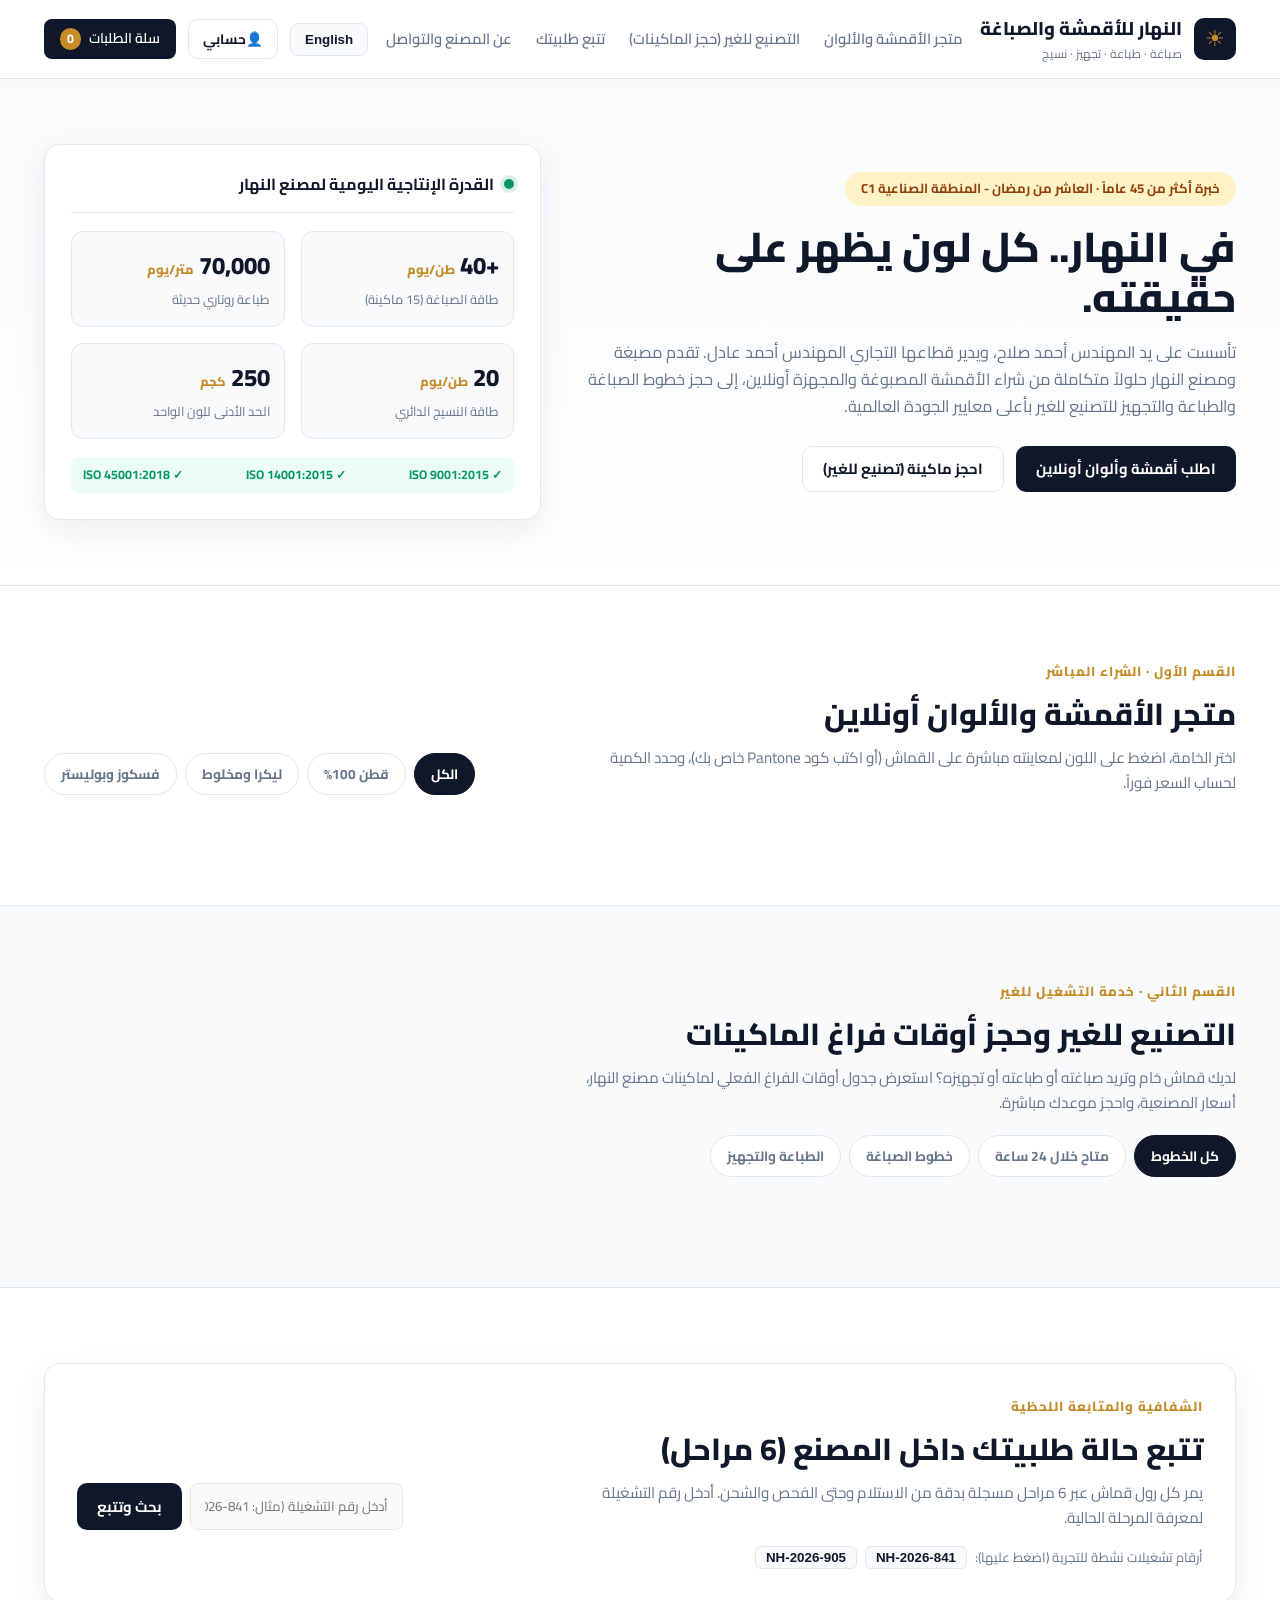
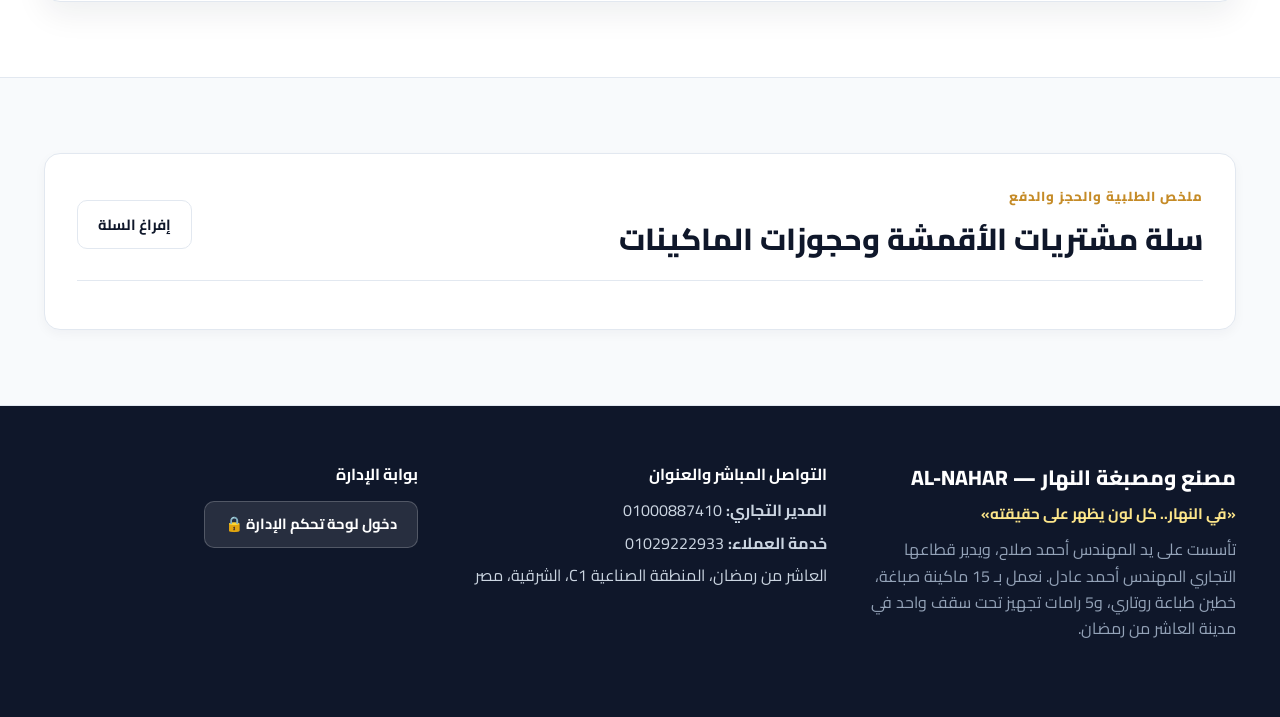
<file: index.html>
<!DOCTYPE html>
<html lang="ar" dir="rtl" id="htmlTag">
<head>
  <meta charset="UTF-8">
  <meta name="viewport" content="width=device-width, initial-scale=1.0">
  <title>مصنع ومصبغة النهار | صباغة وطباعة وتجهيز الأقمشة</title>
  <link href="https://fonts.googleapis.com/css2?family=Cairo:wght@400;500;600;700;800&family=Plus+Jakarta+Sans:wght@400;500;600;700&display=swap" rel="stylesheet">
  <link rel="stylesheet" href="style.css">
</head>
<body>

  <!-- 1. القائمة العلوية (Navbar) -->
  <header class="navbar">
    <div class="container nav-container">
      <a href="#top" class="brand">
        <div class="brand-mark">☀</div>
        <div>
          <span class="brand-name" data-ar="النهار للأقمشة والصباغة" data-en="AL-NAHAR TEXTILES">النهار للأقمشة والصباغة</span>
          <span class="brand-sub" data-ar="صباغة · طباعة · تجهيز · نسيج" data-en="Dyeing · Printing · Finishing · Knitting">صباغة · طباعة · تجهيز · نسيج</span>
        </div>
      </a>

      <nav class="nav-links" id="navLinks">
        <a href="#shop" data-ar="متجر الأقمشة والألوان" data-en="Fabric & Color Store">متجر الأقمشة والألوان</a>
        <a href="#machines" data-ar="التصنيع للغير (حجز الماكينات)" data-en="Toll Mfg & Machine Slots">التصنيع للغير (حجز الماكينات)</a>
        <a href="#tracker" data-ar="تتبع طلبيتك" data-en="Track Batch">تتبع طلبيتك</a>
        <a href="#quality" data-ar="عن المصنع والتواصل" data-en="About & Contact">عن المصنع والتواصل</a>
      </nav>

      <div class="nav-actions">
        <button class="btn-lang" id="langToggle" onclick="toggleLanguage()">English</button>
        <a href="account.html" class="btn btn-secondary" style="padding: 8px 14px; font-size:0.85rem; text-decoration:none;">
          👤 <span id="authBtnText" data-ar="حسابي" data-en="My Account">حسابي</span>
        </a>
        <a href="#cartSection" class="btn-cart">
          <span data-ar="سلة الطلبات" data-en="Order Cart">سلة الطلبات</span>
          <span class="cart-badge" id="cartCount">0</span>
        </a>
        <button class="menu-toggle" onclick="toggleMobileMenu()">☰</button>
      </div>
    </div>
  </header>

  <!-- 2. الواجهة الرئيسية (Hero Section) -->
  <section class="hero" id="top">
    <div class="container hero-grid">
      <div class="hero-text">
        <div class="pill-badge" data-ar="خبرة أكثر من 45 عاماً · العاشر من رمضان - المنطقة الصناعية C1" data-en="45+ Years of Excellence · 10th of Ramadan - Zone C1">
          خبرة أكثر من 45 عاماً · العاشر من رمضان - المنطقة الصناعية C1
        </div>
        <h1 class="hero-title" data-ar="في النهار.. كل لون يظهر على حقيقته." data-en="In Al-Nahar, Every Shade Shows Its True Color.">
          في النهار.. كل لون يظهر على حقيقته.
        </h1>
        <p class="hero-desc"
           data-ar="تأسست على يد المهندس أحمد صلاح، ويدير قطاعها التجاري المهندس أحمد عادل. تقدم مصبغة ومصنع النهار حلولاً متكاملة من شراء الأقمشة المصبوغة والمجهزة أونلاين، إلى حجز خطوط الصباغة والطباعة والتجهيز للتصنيع للغير بأعلى معايير الجودة العالمية."
           data-en="Founded by Eng. Ahmed Salah, with commercial operations led by Eng. Ahmed Adel, Al-Nahar provides end-to-end textile solutions: order finished fabrics online or book live machine capacity for toll dyeing, rotary printing, and finishing.">
          تأسست على يد المهندس أحمد صلاح، ويدير قطاعها التجاري المهندس أحمد عادل. تقدم مصبغة ومصنع النهار حلولاً متكاملة من شراء الأقمشة المصبوغة والمجهزة أونلاين، إلى حجز خطوط الصباغة والطباعة والتجهيز للتصنيع للغير بأعلى معايير الجودة العالمية.
        </p>

        <div class="hero-btns">
          <a href="#shop" class="btn btn-primary" data-ar="اطلب أقمشة وألوان أونلاين" data-en="Buy Fabrics & Shades Online">اطلب أقمشة وألوان أونلاين</a>
          <a href="#machines" class="btn btn-secondary" data-ar="احجز ماكينة (تصنيع للغير)" data-en="Book Machine Slot (Toll Mfg)">احجز ماكينة (تصنيع للغير)</a>
        </div>
      </div>

      <!-- بطاقة إحصائيات المصنع -->
      <div class="hero-stats-card">
        <div class="stats-card-header">
          <span class="live-dot"></span>
          <strong data-ar="القدرة الإنتاجية اليومية لمصنع النهار" data-en="Al-Nahar Daily Mill Capacity">القدرة الإنتاجية اليومية لمصنع النهار</strong>
        </div>
        <div class="stats-grid-clean">
          <div class="stat-item">
            <span class="stat-val">+40 <small data-ar="طن/يوم" data-en="t/day">طن/يوم</small></span>
            <span class="stat-lbl" data-ar="طاقة الصباغة (15 ماكينة)" data-en="Dyeing Capacity (15 Machines)">طاقة الصباغة (15 ماكينة)</span>
          </div>
          <div class="stat-item">
            <span class="stat-val">70,000 <small data-ar="متر/يوم" data-en="m/day">متر/يوم</small></span>
            <span class="stat-lbl" data-ar="طباعة روتاري حديثة" data-en="Rotary Screen Printing">طباعة روتاري حديثة</span>
          </div>
          <div class="stat-item">
            <span class="stat-val">20 <small data-ar="طن/يوم" data-en="t/day">طن/يوم</small></span>
            <span class="stat-lbl" data-ar="طاقة النسيج الدائري" data-en="Circular Knitting Floor">طاقة النسيج الدائري</span>
          </div>
          <div class="stat-item">
            <span class="stat-val">250 <small data-ar="كجم" data-en="kg">كجم</small></span>
            <span class="stat-lbl" data-ar="الحد الأدنى للون الواحد" data-en="Minimum Order per Shade">الحد الأدنى للون الواحد</span>
          </div>
        </div>
        <div class="iso-strip">
          <span>✓ ISO 9001:2015</span>
          <span>✓ ISO 14001:2015</span>
          <span>✓ ISO 45001:2018</span>
        </div>
      </div>
    </div>
  </section>

  <!-- 3. متجر شراء الأقمشة والألوان أونلاين -->
  <section class="section" id="shop">
    <div class="container">
      <div class="section-top">
        <div>
          <span class="eyebrow" data-ar="القسم الأول · الشراء المباشر" data-en="SECTION 01 · DIRECT B2B STORE">القسم الأول · الشراء المباشر</span>
          <h2 class="section-title" data-ar="متجر الأقمشة والألوان أونلاين" data-en="Order Finished Fabrics & Colors Online">متجر الأقمشة والألوان أونلاين</h2>
          <p class="section-sub" data-ar="اختر الخامة، اضغط على اللون لمعاينته مباشرة على القماش (أو اكتب كود Pantone خاص بك)، وحدد الكمية لحساب السعر فوراً." data-en="Select your fabric, click any swatch to preview the shade live (or enter a custom Pantone), and calculate bulk pricing.">
            اختر الخامة، اضغط على اللون لمعاينته مباشرة على القماش (أو اكتب كود Pantone خاص بك)، وحدد الكمية لحساب السعر فوراً.
          </p>
        </div>

        <div class="filter-pills" id="fabricFilters">
          <button class="pill active" onclick="filterFabrics('all', this)" data-ar="الكل" data-en="All">الكل</button>
          <button class="pill" onclick="filterFabrics('cotton', this)" data-ar="قطن 100%" data-en="100% Cotton">قطن 100%</button>
          <button class="pill" onclick="filterFabrics('blends', this)" data-ar="ليكرا ومخلوط" data-en="Lycra & Blends">ليكرا ومخلوط</button>
          <button class="pill" onclick="filterFabrics('polyester', this)" data-ar="فسكوز وبوليستر" data-en="Viscose & Polyester">فسكوز وبوليستر</button>
        </div>
      </div>

      <div class="cards-grid" id="fabricsContainer"></div>
    </div>
  </section>

  <!-- 4. قسم التصنيع للغير وحجز أوقات فراغ الماكينات -->
  <section class="section section-gray" id="machines">
    <div class="container">
      <div class="section-top">
        <div>
          <span class="eyebrow" data-ar="القسم الثاني · خدمة التشغيل للغير" data-en="SECTION 02 · TOLL MANUFACTURING">القسم الثاني · خدمة التشغيل للغير</span>
          <h2 class="section-title" data-ar="التصنيع للغير وحجز أوقات فراغ الماكينات" data-en="Machine Idle Slots & Toll Manufacturing">التصنيع للغير وحجز أوقات فراغ الماكينات</h2>
          <p class="section-sub" data-ar="لديك قماش خام وتريد صباغته أو طباعته أو تجهيزه؟ استعرض جدول أوقات الفراغ الفعلي لماكينات مصنع النهار، أسعار المصنعية، واحجز موعدك مباشرة." data-en="Have your own greige cloth? View live machine availability at Al-Nahar Mill, transparent toll rates, and reserve your production slot online.">
            لديك قماش خام وتريد صباغته أو طباعته أو تجهيزه؟ استعرض جدول أوقات الفراغ الفعلي لماكينات مصنع النهار، أسعار المصنعية، واحجز موعدك مباشرة.
          </p>
        </div>

        <div class="filter-pills">
          <button class="pill active" onclick="filterMachines('all', this)" data-ar="كل الخطوط" data-en="All Lines">كل الخطوط</button>
          <button class="pill" onclick="filterMachines('available_now', this)" data-ar="متاح خلال 24 ساعة" data-en="Available in 24h">متاح خلال 24 ساعة</button>
          <button class="pill" onclick="filterMachines('dyeing', this)" data-ar="خطوط الصباغة" data-en="Dyeing Lines">خطوط الصباغة</button>
          <button class="pill" onclick="filterMachines('printing_finishing', this)" data-ar="الطباعة والتجهيز" data-en="Printing & Finishing">الطباعة والتجهيز</button>
        </div>
      </div>

      <div class="cards-grid" id="machinesContainer"></div>
    </div>
  </section>

  <!-- 5. تتبع مراحل التشغيل الستة -->
  <section class="section" id="tracker">
    <div class="container">
      <div class="tracker-wrapper">
        <div class="tracker-head">
          <div>
            <span class="eyebrow" data-ar="الشفافية والمتابعة اللحظية" data-en="REAL-TIME ORDER TRACEABILITY">الشفافية والمتابعة اللحظية</span>
            <h2 class="section-title" data-ar="تتبع حالة طلبيتك داخل المصنع (6 مراحل)" data-en="Track Your Fabric Batch Across 6 Stages">تتبع حالة طلبيتك داخل المصنع (6 مراحل)</h2>
            <p class="section-sub" data-ar="يمر كل رول قماش عبر 6 مراحل مسجلة بدقة من الاستلام وحتى الفحص والشحن. أدخل رقم التشغيلة لمعرفة المرحلة الحالية." data-en="Every roll travels through 6 logged stages from intake to dispatch. Enter your Batch ID below.">
              يمر كل رول قماش عبر 6 مراحل مسجلة بدقة من الاستلام وحتى الفحص والشحن. أدخل رقم التشغيلة لمعرفة المرحلة الحالية.
            </p>
          </div>

          <div class="tracker-search-box">
            <input type="text" id="batchInput" placeholder="أدخل رقم التشغيلة (مثال: NH-2026-841)">
            <button class="btn btn-primary" onclick="searchBatch()" data-ar="بحث وتتبع" data-en="Track Now">بحث وتتبع</button>
          </div>
        </div>

        <div class="demo-chips">
          <span data-ar="أرقام تشغيلات نشطة للتجربة (اضغط عليها):" data-en="Active demo batches (click to test):">أرقام تشغيلات نشطة للتجربة (اضغط عليها):</span>
          <button class="chip" onclick="quickTrack('NH-2026-841')">NH-2026-841</button>
          <button class="chip" onclick="quickTrack('NH-2026-905')">NH-2026-905</button>
        </div>

        <div id="trackerResult" class="tracker-result-box" style="display: none;">
          <div class="batch-meta-bar">
            <div><span data-ar="رقم التشغيلة" data-en="Batch ID">رقم التشغيلة</span><strong id="tBatchId">-</strong></div>
            <div><span data-ar="المواصفات والكمية" data-en="Fabric & Qty">المواصفات والكمية</span><strong id="tBatchSpec">-</strong></div>
            <div><span data-ar="اللون / التصميم" data-en="Target Shade">اللون / التصميم</span><strong id="tBatchShade">-</strong></div>
            <div><span data-ar="موعد التسليم" data-en="Est. Dispatch">موعد التسليم</span><strong id="tBatchDate">-</strong></div>
          </div>

          <div class="stepper-grid" id="stagesTrackGrid"></div>
        </div>
      </div>
    </div>
  </section>

  <!-- 6. سلة الطلبات وحجوزات الماكينات والدفع الإلكتروني -->
  <section class="section section-gray" id="cartSection">
    <div class="container">
      <div class="checkout-card">
        <div class="checkout-header">
          <div>
            <span class="eyebrow" data-ar="ملخص الطلبية والحجز والدفع" data-en="ORDER, BOOKING & PAYMENT SUMMARY">ملخص الطلبية والحجز والدفع</span>
            <h2 class="section-title" style="margin-bottom:0" data-ar="سلة مشتريات الأقمشة وحجوزات الماكينات" data-en="Your Fabric Orders & Machine Reservations">سلة مشتريات الأقمشة وحجوزات الماكينات</h2>
          </div>
          <button class="btn btn-secondary" onclick="clearCart()" data-ar="إفراغ السلة" data-en="Clear Cart">إفراغ السلة</button>
        </div>

        <div id="cartItemsList" class="cart-list"></div>

        <div id="cartFooter" class="checkout-footer" style="display: none;">
          <div class="total-banner">
            <span data-ar="الإجمالي التقديري للطلبيات والحجوزات:" data-en="Estimated Total for Orders & Bookings:">الإجمالي التقديري للطلبيات والحجوزات:</span>
            <strong id="cartGrandTotal">0 ج.م</strong>
          </div>

          <!-- خيارات الدفع ونسبة العربون -->
          <div class="payment-section">
            <h4 class="payment-title" data-ar="1. اختر نظام السداد وطريقة الدفع:" data-en="1. Select Payment Plan & Method:">1. اختر نظام السداد وطريقة الدفع:</h4>

            <!-- اختيار دفع عربون 25% أو المبلغ كامل -->
            <div class="pay-plan-grid">
              <label class="plan-Option active" id="planDepositLbl" onclick="selectPayPlan('deposit')">
                <input type="radio" name="payPlan" value="deposit" checked>
                <div>
                  <strong data-ar="دفع عربون جدية حجز وتشغيل (25%)" data-en="Pay 25% Production Deposit">دفع عربون جدية حجز وتشغيل (25%)</strong>
                  <span id="depositAmountTxt">0 ج.م</span>
                </div>
              </label>

              <label class="plan-Option" id="planFullLbl" onclick="selectPayPlan('full')">
                <input type="radio" name="payPlan" value="full">
                <div>
                  <strong data-ar="سداد إجمالي الفاتورة بالكامل (100%)" data-en="Pay Full Invoice Amount (100%)">سداد إجمالي الفاتورة بالكامل (100%)</strong>
                  <span id="fullAmountTxt">0 ج.م</span>
                </div>
              </label>
            </div>

            <!-- أزرار اختيار وسيلة الدفع -->
            <div class="payment-methods-tabs">
              <button type="button" class="pm-tab active" onclick="switchPaymentMethod('vf_cash', this)">
                🔴 <span data-ar="فودافون كاش" data-en="Vodafone Cash">فودافون كاش</span>
              </button>
              <button type="button" class="pm-tab" onclick="switchPaymentMethod('instapay', this)">
                🟣 <span data-ar="إنستا باي (InstaPay)" data-en="InstaPay">إنستا باي (InstaPay)</span>
              </button>
              <button type="button" class="pm-tab" onclick="switchPaymentMethod('visa', this)">
                💳 <span data-ar="بطاقة بنكية (Visa / MasterCard)" data-en="Bank Card (Visa / MasterCard)">بطاقة بنكية (Visa / MasterCard)</span>
              </button>
            </div>

            <!-- صندوق فودافون كاش -->
            <div class="payment-details-box" id="payBox-vf_cash">
              <p data-ar="حول المبلغ المطلوب على رقم محفظة فودافون كاش الرسمي للمصنع، ثم أدخل رقم الموبايل الذي حولت منه:" data-en="Transfer the required amount to our official Vodafone Cash wallet, then enter your sender number:">
                حول المبلغ المطلوب على رقم محفظة فودافون كاش الرسمي للمصنع، ثم أدخل رقم الموبايل الذي حولت منه:
              </p>
              <div class="wallet-number-banner">
                <span data-ar="رقم محفظة فودافون كاش:" data-en="Vodafone Cash Wallet:">رقم محفظة فودافون كاش:</span>
                <strong dir="ltr">01000887410</strong>
              </div>
              <input type="text" id="vfSenderNum" placeholder="رقم الموبايل المحول منه أو رقم العملية (اختياري)">
            </div>

            <!-- صندوق إنستا باي -->
            <div class="payment-details-box" id="payBox-instapay" style="display: none;">
              <p data-ar="حول لحظياً عبر تطبيق InstaPay إلى رقم هاتف الإدارة التجارية:" data-en="Transfer instantly via InstaPay to our commercial phone number:">
                حول لحظياً عبر تطبيق InstaPay إلى رقم هاتف الإدارة التجارية:
              </p>
              <div class="wallet-number-banner">
                <span data-ar="الرقم المسجل على InstaPay:" data-en="Registered InstaPay Number:">الرقم المسجل على InstaPay:</span>
                <strong dir="ltr">01000887410</strong>
              </div>
              <input type="text" id="instaRefNum" placeholder="اسم الحساب المحول منه أو الرقم المرجعي (Reference)">
            </div>

            <!-- صندوق الفيزا والماستركارد -->
            <div class="payment-details-box" id="payBox-visa" style="display: none;">
              <div class="visa-form-grid">
                <input type="text" id="cardHolder" placeholder="الاسم على البطاقة / Cardholder Name">
                <input type="text" id="cardNumber" placeholder="رقم البطاقة (16 رقم) / Card Number" maxlength="19" dir="ltr">
                <div style="display:grid; grid-template-columns: 1fr 1fr; gap:10px;">
                  <input type="text" id="cardExpiry" placeholder="MM / YY" maxlength="5" dir="ltr">
                  <input type="password" id="cardCvv" placeholder="CVV" maxlength="4" dir="ltr">
                </div>
              </div>
              <small style="color:var(--text-muted); display:block; margin-top:8px;" data-ar="🔒 يتم إصدار رابط دفع بنكي مؤمّن (3D Secure) لتأكيد الخصم." data-en="🔒 A secure 3D-Secure bank link will be generated to authorize payment.">
                🔒 يتم إصدار رابط دفع بنكي مؤمّن (3D Secure) لتأكيد الخصم.
              </small>
            </div>
          </div>

          <h4 class="payment-title" style="margin-top:20px;" data-ar="2. بيانات العميل والمصنع:" data-en="2. Client & Factory Details:">2. بيانات العميل والمصنع:</h4>
          <div class="customer-form">
            <input type="text" id="custName" placeholder="اسم المسؤول / Your Name">
            <input type="text" id="custFactory" placeholder="اسم المصنع أو الشركة / Company Name">
            <input type="tel" id="custPhone" placeholder="رقم الموبايل أو واتساب / WhatsApp Number">
            <button class="btn btn-gold" onclick="submitOrderViaWhatsApp()" data-ar="تأكيد الدفع وإرسال الطلب عبر واتساب ↗" data-en="Confirm Payment & Send via WhatsApp ↗">
              تأكيد الدفع وإرسال الطلب عبر واتساب ↗
            </button>
          </div>
        </div>
      </div>
    </div>
  </section>

  <!-- 7. الفوتر ومعلومات المصنع -->
  <footer class="footer" id="quality">
    <div class="container footer-grid">
      <div>
        <div class="brand-name" style="color:#fff; font-size:1.3rem;">مصنع ومصبغة النهار — AL-NAHAR</div>
        <p style="color:#fde68a; font-weight:700; margin-top:6px; font-size:0.95rem;"
           data-ar="«في النهار.. كل لون يظهر على حقيقته»"
           data-en="“In Al-Nahar, Every Shade Shows Its True Color”">
          «في النهار.. كل لون يظهر على حقيقته»
        </p>
        <p style="margin: 10px 0 20px; color:#94a3b8; max-width:420px;"
           data-ar="تأسست على يد المهندس أحمد صلاح، ويدير قطاعها التجاري المهندس أحمد عادل. نعمل بـ 15 ماكينة صباغة، خطين طباعة روتاري، و5 رامات تجهيز تحت سقف واحد في مدينة العاشر من رمضان."
           data-en="Founded by Eng. Ahmed Salah, and its commercial sector is managed by Eng. Ahmed Adel. We operate 15 dyeing machines, 2 rotary printing lines, and 5 finishing stenters under one roof in 10th of Ramadan City.">
          تأسست على يد المهندس أحمد صلاح، ويدير قطاعها التجاري المهندس أحمد عادل. نعمل بـ 15 ماكينة صباغة، خطين طباعة روتاري، و5 رامات تجهيز تحت سقف واحد في مدينة العاشر من رمضان.
        </p>
      </div>

      <div>
        <h4 data-ar="التواصل المباشر والعنوان" data-en="Direct Contact & Location">التواصل المباشر والعنوان</h4>
        <ul class="footer-list">
          <li><strong data-ar="المدير التجاري:" data-en="Commercial Manager:">المدير التجاري:</strong> <span dir="ltr">01000887410</span></li>
          <li><strong data-ar="خدمة العملاء:" data-en="Customer Service:">خدمة العملاء:</strong> <span dir="ltr">01029222933</span></li>
          <li data-ar="العاشر من رمضان، المنطقة الصناعية C1، الشرقية، مصر" data-en="10th of Ramadan, Industrial Zone C1, Sharkia, Egypt">العاشر من رمضان، المنطقة الصناعية C1، الشرقية، مصر</li>
        </ul>
      </div>

      <div>
        <h4 style="margin-bottom: 14px;" data-ar="بوابة الإدارة" data-en="Management Portal">بوابة الإدارة</h4>
        <a href="admin.html" class="btn btn-admin-link" data-ar="دخول لوحة تحكم الإدارة 🔒" data-en="Admin Control Panel 🔒">دخول لوحة تحكم الإدارة 🔒</a>
      </div>
    </div>
  </footer>

  <script src="script.js"></script>
</body>
</html>
</file>
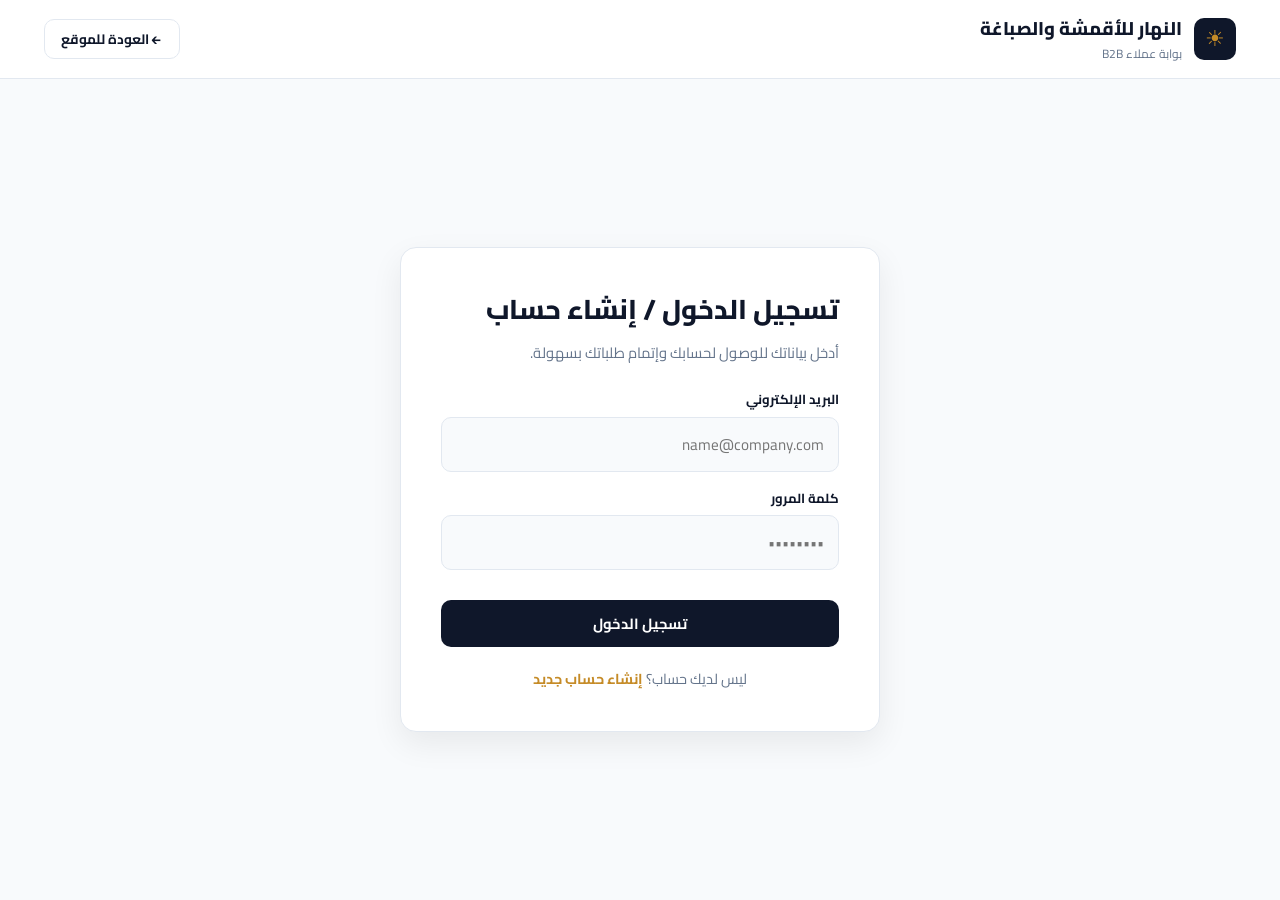
<file: account.html>
<!DOCTYPE html>
<html lang="ar" dir="rtl">
<head>
  <meta charset="UTF-8">
  <meta name="viewport" content="width=device-width, initial-scale=1.0">
  <title>حساب العميل | مصنع ومصبغة النهار</title>
  <link href="https://fonts.googleapis.com/css2?family=Cairo:wght@400;500;600;700;800&display=swap" rel="stylesheet">
  <link rel="stylesheet" href="style.css">
  <style>
    body { background: var(--bg-soft); display: flex; flex-direction: column; min-height: 100vh; }
    .account-wrapper { flex: 1; display: flex; align-items: center; justify-content: center; padding: 50px 20px; }
    .account-card { background: #fff; border: 1px solid var(--border); border-radius: 16px; padding: 40px; width: 100%; max-width: 480px; box-shadow: 0 12px 32px rgba(0,0,0,0.07); }
    .account-card h2 { color: var(--navy); margin-bottom: 8px; font-weight: 800; font-size: 1.7rem; }
    .account-card p { color: var(--text-muted); font-size: 0.92rem; margin-bottom: 24px; }
    .form-group { margin-bottom: 16px; }
    .form-group label { display: block; font-size: 0.82rem; font-weight: 700; color: var(--navy); margin-bottom: 6px; }
    .form-group input { width: 100%; background: var(--bg-soft); border: 1.5px solid var(--border); padding: 12px 14px; border-radius: 10px; font-family: inherit; font-size: 0.95rem; color: var(--navy); }
    .form-group input:focus { outline: none; border-color: var(--navy); background: #fff; }
    .auth-switch { text-align: center; margin-top: 20px; font-size: 0.9rem; color: var(--text-muted); }
    .auth-switch a { color: var(--gold); font-weight: 700; text-decoration: none; }
    @keyframes shake { 0%, 100% { transform: translateX(0); } 25% { transform: translateX(-8px); } 75% { transform: translateX(8px); } }
    .shake { animation: shake 0.3s ease-in-out; }
    .error-msg { display: none; background: #fef2f2; color: #dc2626; border: 1px solid #fecaca; padding: 10px; border-radius: 8px; font-size: 0.85rem; font-weight: 700; margin-top: 12px; text-align: center; }
    .profile-avatar { width: 68px; height: 68px; background: var(--navy); color: var(--gold); border-radius: 50%; display: flex; align-items: center; justify-content: center; font-size: 1.8rem; font-weight: 800; margin: 0 auto 14px; }
  </style>
</head>
<body>
  <header class="navbar">
    <div class="container nav-container">
      <a href="index.html" class="brand">
        <div class="brand-mark">☀</div>
        <div>
          <span class="brand-name">النهار للأقمشة والصباغة</span>
          <span class="brand-sub">بوابة عملاء B2B</span>
        </div>
      </a>
      <a href="index.html" class="btn btn-secondary" style="font-size: 0.85rem; padding: 8px 16px;">← العودة للموقع</a>
    </div>
  </header>

  <div class="account-wrapper">
    <div class="account-card" id="authCardBox">
      <div id="formContainer">
        <h2 id="boxTitle">تسجيل الدخول / إنشاء حساب</h2>
        <p id="boxSub">أدخل بياناتك للوصول لحسابك وإتمام طلباتك بسهولة.</p>

        <!-- تسجيل الدخول -->
        <div id="loginForm">
          <div class="form-group"><label>البريد الإلكتروني</label><input type="email" id="logEmail" placeholder="name@company.com"></div>
          <div class="form-group"><label>كلمة المرور</label><input type="password" id="logPass" placeholder="••••••••"></div>
          <div id="loginErrorMsg" class="error-msg">✕ البريد الإلكتروني أو كلمة المرور غير صحيحة.</div>
          <button class="btn btn-primary" style="width:100%; margin-top:14px;" onclick="submitLogin()">تسجيل الدخول</button>
          <div class="auth-switch">ليس لديك حساب؟ <a href="javascript:void(0)" onclick="switchMode('register')">إنشاء حساب جديد</a></div>
        </div>

        <!-- إنشاء حساب -->
        <div id="registerForm" style="display: none;">
          <div class="form-group"><label>الاسم الكامل *</label><input type="text" id="regName" placeholder="أدخل اسمك الكريم"></div>
          <div class="form-group"><label>البريد الإلكتروني *</label><input type="email" id="regEmail" placeholder="name@company.com"></div>
          <div class="form-group"><label>رقم الموبايل أو واتساب *</label><input type="tel" id="regPhone" placeholder="010XXXXXXXX"></div>
          <div class="form-group"><label>العنوان تفصيلياً *</label><input type="text" id="regAddress" placeholder="المدينة، المنطقة الصناعية، الشارع"></div>
          <div class="form-group"><label>اسم الشركة أو المصنع (اختياري)</label><input type="text" id="regCompany" placeholder="مثال: مصنع النور للملابس"></div>
          <div class="form-group"><label>كلمة المرور *</label><input type="password" id="regPass" placeholder="••••••••"></div>
          <div id="regErrorMsg" class="error-msg">⚠️ يرجى ملء جميع الحقول المطلوبة.</div>
          <button class="btn btn-primary" style="width:100%; margin-top:14px;" onclick="submitRegister()">إنشاء الحساب وبدء التسوق</button>
          <div class="auth-switch">لديك حساب بالفعل؟ <a href="javascript:void(0)" onclick="switchMode('login')">تسجيل الدخول</a></div>
        </div>
      </div>

      <!-- عرض الحساب إذا كان مسجلاً بالفعل -->
      <div id="profileContainer" style="display: none; text-align: center;">
        <div class="profile-avatar" id="profAvatar">👤</div>
        <h2 id="profName" style="margin-bottom:4px;">-</h2>
        <p id="profEmail" style="margin-bottom:12px;">-</p>
        <span class="pill-badge" id="profCompany">-</span>

        <div style="background:var(--bg-soft); padding:16px; border-radius:12px; margin:20px 0; text-align:right; font-size:0.92rem; border:1px solid var(--border);">
          <div style="margin-bottom:8px;">📱 <strong>رقم الهاتف:</strong> <span id="profPhone">-</span></div>
          <div>📍 <strong>العنوان:</strong> <span id="profAddress">-</span></div>
        </div>

        <a href="index.html#shop" class="btn btn-primary" style="width:100%; margin-bottom:10px;">الذهاب لمتجر الأقمشة وحجز الماكينات</a>
        <button class="btn btn-secondary" style="width:100%; color:#dc2626; border-color:#fecaca;" onclick="logoutCustomer()">تسجيل الخروج من الحساب</button>
      </div>

    </div>
  </div>

  <script src="script.js"></script>
  <script>
    function switchMode(mode) {
      document.getElementById('loginForm').style.display = mode === 'login' ? 'block' : 'none';
      document.getElementById('registerForm').style.display = mode === 'register' ? 'block' : 'none';
    }

    function submitLogin() {
      const email = document.getElementById('logEmail').value.trim();
      const password = document.getElementById('logPass').value.trim();
      const err = document.getElementById('loginErrorMsg');
      const box = document.getElementById('authCardBox');

      const customers = JSON.parse(localStorage.getItem('alnahar_customers')) || [];
      const user = customers.find(c => c.email.toLowerCase() === email.toLowerCase() && c.password === password);

      if (user) {
        localStorage.setItem('alnahar_user', JSON.stringify(user));
        window.location.href = 'index.html';
      } else {
        err.style.display = 'block';
        box.classList.remove('shake');
        void box.offsetWidth;
        box.classList.add('shake');
      }
    }

    function submitRegister() {
      const name = document.getElementById('regName').value.trim();
      const email = document.getElementById('regEmail').value.trim();
      const phone = document.getElementById('regPhone').value.trim();
      const address = document.getElementById('regAddress').value.trim();
      const company = document.getElementById('regCompany').value.trim();
      const password = document.getElementById('regPass').value.trim();
      const err = document.getElementById('regErrorMsg');
      const box = document.getElementById('authCardBox');

      if (!name || !email || !password || !phone || !address) {
        err.style.display = 'block';
        box.classList.remove('shake');
        void box.offsetWidth;
        box.classList.add('shake');
        return;
      }

      const customers = JSON.parse(localStorage.getItem('alnahar_customers')) || [];
      const exists = customers.some(c => c.email.toLowerCase() === email.toLowerCase());
      if (exists) {
        err.textContent = "البريد الإلكتروني مسجل مسبقاً، يرجى تسجيل الدخول.";
        err.style.display = 'block';
        return;
      }

      const userObj = { name, email, phone, address, company, password, createdAt: new Date().toLocaleString('ar-EG'), todayVisits: 1 };
      customers.push(userObj);
      localStorage.setItem('alnahar_customers', JSON.stringify(customers));
      localStorage.setItem('alnahar_user', JSON.stringify(userObj));
      alert('✓ تم إنشاء الحساب بنجاح!');
      window.location.href = 'index.html';
    }

    window.addEventListener('DOMContentLoaded', () => {
      checkAccountSession();
    });
  </script>
</body>
</html>
</file>
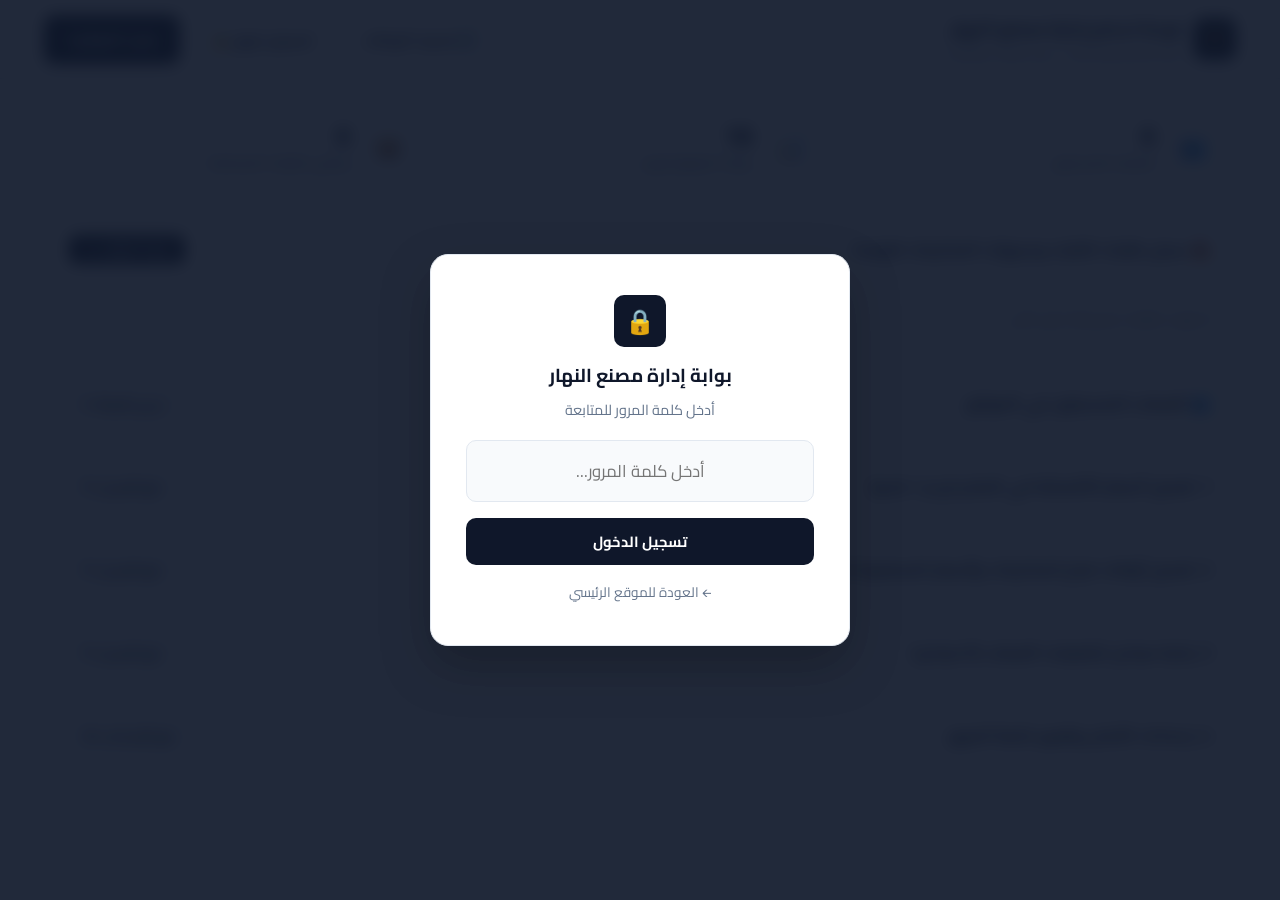
<file: admin.html>
<!DOCTYPE html>
<html lang="ar" dir="rtl">
<head>
  <meta charset="UTF-8">
  <meta name="viewport" content="width=device-width, initial-scale=1.0">
  <title>لوحة تحكم الإدارة | مصنع ومصبغة النهار</title>
  <link href="https://fonts.googleapis.com/css2?family=Cairo:wght@400;600;700;800&display=swap" rel="stylesheet">
  <link rel="stylesheet" href="style.css">
  <style>
    body { background: var(--bg-soft); padding-bottom: 60px; }
    
    .login-overlay {
      position: fixed; inset: 0; background: rgba(15, 23, 42, 0.92); backdrop-filter: blur(8px);
      display: flex; align-items: center; justify-content: center; z-index: 2000;
    }
    .login-box {
      background: #fff; padding: 40px 35px; border-radius: 18px; width: 100%; max-width: 420px;
      text-align: center; box-shadow: 0 20px 50px rgba(0,0,0,0.25); border: 1px solid var(--border);
    }
    .login-box input {
      width: 100%; padding: 14px; margin: 18px 0 10px; border: 1.5px solid var(--border);
      border-radius: 10px; font-family: inherit; text-align: center; font-size: 1.05rem; background: var(--bg-soft);
    }
    .login-error {
      display: none; background: #fef2f2; color: #dc2626; border: 1px solid #fecaca;
      padding: 10px 14px; border-radius: 8px; font-size: 0.85rem; font-weight: 700; margin-bottom: 14px;
    }
    @keyframes shake { 0%, 100% { transform: translateX(0); } 25% { transform: translateX(-8px); } 75% { transform: translateX(8px); } }
    .shake { animation: shake 0.3s ease-in-out; }

    .analytics-grid {
      display: grid; grid-template-columns: repeat(auto-fit, minmax(220px, 1fr)); gap: 16px; margin: 24px 0;
    }
    .analytic-box {
      background: #fff; border: 1px solid var(--border); border-radius: 14px; padding: 18px 20px;
      box-shadow: var(--shadow-sm); display: flex; align-items: center; gap: 16px; transition: 0.2s;
    }
    .analytic-box:hover { border-color: var(--gold); }
    .analytic-icon {
      width: 44px; height: 44px; background: var(--bg-soft); border-radius: 10px;
      display: flex; align-items: center; justify-content: center; font-size: 1.3rem; flex-shrink: 0;
    }
    .analytic-info { flex: 1; }
    .analytic-num { font-size: 1.6rem; font-weight: 800; color: var(--navy); line-height: 1.1; }
    .analytic-label { color: var(--text-muted); font-size: 0.8rem; font-weight: 700; margin-top: 2px; }

    .admin-card {
      background: #fff; border: 1px solid var(--border); border-radius: 16px; margin-bottom: 16px;
      box-shadow: var(--shadow-sm); overflow: hidden; transition: 0.2s;
    }
    .admin-card:hover { border-color: #cbd5e1; }
    .card-toggle-header {
      padding: 18px 24px; display: flex; justify-content: space-between; align-items: center;
      cursor: pointer; background: #fff; transition: background 0.2s;
    }
    .card-toggle-header:hover { background: #f8fafc; }
    .card-toggle-header h3 { color: var(--navy); margin: 0; font-size: 1.05rem; display: flex; align-items: center; gap: 10px; }
    .toggle-btn {
      background: var(--bg-soft); border: 1px solid var(--border); color: var(--navy);
      padding: 6px 14px; border-radius: 8px; font-weight: 700; font-size: 0.82rem; cursor: pointer;
    }
    .admin-card.open .toggle-btn { background: var(--navy); color: #fff; border-color: var(--navy); }
    .card-collapsible-body { display: none; padding: 22px 24px; border-top: 1px solid var(--border); background: #ffffff; }
    .admin-card.open .card-collapsible-body { display: block; }

    .admin-row {
      display: grid; grid-template-columns: 2fr 1fr 1fr auto; gap: 12px; align-items: center;
      padding: 12px 0; border-bottom: 1px solid var(--border);
    }
    .admin-row:last-of-type { border-bottom: none; }
    .admin-row input, .admin-row select {
      background: var(--bg-soft); border: 1px solid var(--border); padding: 10px 12px;
      border-radius: 8px; font-family: inherit; font-weight: 600;
    }

    .order-item-box {
      background: var(--bg-soft); border: 1px solid var(--border); border-right: 4px solid var(--gold);
      border-radius: 12px; padding: 16px 20px; margin-bottom: 12px;
    }
    .customer-row-box {
      display: flex; justify-content: space-between; align-items: center; flex-wrap: wrap; gap: 12px;
      background: var(--bg-soft); border: 1px solid var(--border); padding: 14px 18px; border-radius: 12px; margin-bottom: 10px;
    }
    .visit-pill {
      background: var(--success-bg); color: var(--success); border: 1px solid rgba(5, 150, 105, 0.25);
      padding: 6px 14px; border-radius: 20px; font-weight: 800; font-size: 0.85rem;
    }

    .toast-notify {
      position: fixed; bottom: 25px; left: 25px; background: var(--navy); color: #fff;
      padding: 14px 24px; border-radius: 12px; font-weight: 700; font-size: 0.92rem;
      box-shadow: 0 10px 25px rgba(0,0,0,0.2); border-right: 4px solid var(--gold);
      transform: translateY(100px); opacity: 0; transition: all 0.3s ease; z-index: 3000;
    }
    .toast-notify.show { transform: translateY(0); opacity: 1; }
    @media (max-width: 768px) { .admin-row { grid-template-columns: 1fr; } }
  </style>
</head>
<body>

  <div id="toastBox" class="toast-notify">✓ تم تحديث البيانات بنجاح</div>

  <!-- نافذة حماية لوحة التحكم -->
  <div class="login-overlay" id="loginOverlay">
    <div class="login-box" id="loginBox">
      <div class="brand-mark" style="margin: 0 auto 14px; width: 52px; height: 52px; font-size: 1.5rem;">🔒</div>
      <h3 style="color:var(--navy); margin-bottom:6px;">بوابة إدارة مصنع النهار</h3>
      <p style="color:var(--text-muted); font-size:0.9rem;">أدخل كلمة المرور للمتابعة</p>
      
      <input type="password" id="adminPin" placeholder="أدخل كلمة المرور..." onkeydown="if(event.key === 'Enter') checkAdminPin()">
      
      <div id="loginError" class="login-error">✕ كلمة المرور غير صحيحة.</div>

      <button class="btn btn-primary" style="width:100%; margin-top:6px;" onclick="checkAdminPin()">تسجيل الدخول</button>
      <a href="index.html" style="display:inline-block; margin-top:16px; font-size:0.85rem; color:var(--text-muted); text-decoration:none;">← العودة للموقع الرئيسي</a>
    </div>
  </div>

  <!-- الهيدر -->
  <header class="navbar">
    <div class="container nav-container">
      <div class="brand">
        <div class="brand-mark">⚙</div>
        <div>
          <span class="brand-name">لوحة تحكم إدارة مصنع النهار</span>
          <span class="brand-sub">إدارة الأسعار والماكينات · سجل الطلبات والعملاء</span>
        </div>
      </div>
      <div style="display:flex; gap:10px;">
        <button class="btn btn-secondary" onclick="manualRefreshData()">🔄 تحديث البيانات</button>
        <button class="btn btn-secondary" onclick="logoutAdmin()">تسجيل خروج 🔒</button>
        <a href="index.html" class="btn btn-primary">عرض الموقع ↗</a>
      </div>
    </div>
  </header>

  <div class="container">

    <!-- شريط الإحصائيات المصغر والأنيق -->
    <div class="analytics-grid">
      <div class="analytic-box">
        <div class="analytic-icon">👥</div>
        <div class="analytic-info">
          <div class="analytic-num" id="statTotalCustomers">0</div>
          <div class="analytic-label">العملاء المسجلون</div>
        </div>
      </div>

      <div class="analytic-box">
        <div class="analytic-icon">📊</div>
        <div class="analytic-info">
          <div class="analytic-num" id="statTodayVisits">0</div>
          <div class="analytic-label">زيارات الموقع اليوم</div>
        </div>
      </div>

      <div class="analytic-box">
        <div class="analytic-icon">📦</div>
        <div class="analytic-info">
          <div class="analytic-num" id="statTotalOrders">0</div>
          <div class="analytic-label">إجمالي الطلبات المستلمة</div>
        </div>
      </div>
    </div>

    <!-- سجل الطلبات والحجوزات الواردة -->
    <div class="admin-card open" id="card-orders">
      <div class="card-toggle-header" onclick="toggleSection('card-orders', 'عرض الطلبات ▾', 'إخفاء الطلبات ▴')">
        <h3>📥 سجل طلبات الشراء وحجوزات الماكينات الواردة</h3>
        <button class="toggle-btn">إخفاء الطلبات ▴</button>
      </div>
      <div class="card-collapsible-body">
        <div id="adminOrdersList"></div>
      </div>
    </div>

    <!-- قائمة العملاء المسجلين ونشاطهم -->
    <div class="admin-card" id="card-customers">
      <div class="card-toggle-header" onclick="toggleSection('card-customers', 'عرض العملاء ▾', 'إخفاء العملاء ▴')">
        <h3>👥 العملاء المسجلون في الموقع</h3>
        <button class="toggle-btn">عرض العملاء ▾</button>
      </div>
      <div class="card-collapsible-body">
        <div id="adminCustomersList"></div>
      </div>
    </div>

    <!-- 1. تعديل أسعار الأقمشة -->
    <div class="admin-card" id="card-fabrics">
      <div class="card-toggle-header" onclick="toggleSection('card-fabrics', 'فتح التعديل ✎', 'إغلاق ▴')">
        <h3>1. تعديل أسعار الأقمشة في المتجر (ج.م / كجم)</h3>
        <button class="toggle-btn">فتح التعديل ✎</button>
      </div>
      <div class="card-collapsible-body">
        <div id="adminFabricsList"></div>
        <button class="btn btn-primary" style="margin-top:18px" onclick="saveFabricsAdmin()">حفظ أسعار الأقمشة ✓</button>
      </div>
    </div>

    <!-- 2. تعديل أوقات فراغ الماكينات وأسعار التصنيع للغير -->
    <div class="admin-card" id="card-machines">
      <div class="card-toggle-header" onclick="toggleSection('card-machines', 'فتح التعديل ✎', 'إغلاق ▴')">
        <h3>2. تعديل أوقات فراغ الماكينات وأسعار المصنعية للغير</h3>
        <button class="toggle-btn">فتح التعديل ✎</button>
      </div>
      <div class="card-collapsible-body">
        <div id="adminMachinesList"></div>
        <button class="btn btn-gold" style="margin-top:18px" onclick="saveMachinesAdmin()">حفظ جدول الماكينات ✓</button>
      </div>
    </div>

    <!-- 3. إدارة مراحل الطلبيات والتشغيلات (6 مراحل) -->
    <div class="admin-card" id="card-batches">
      <div class="card-toggle-header" onclick="toggleSection('card-batches', 'فتح التعديل ✎', 'إغلاق ▴')">
        <h3>3. إدارة مراحل تشغيلات العملاء (6 مراحل)</h3>
        <button class="toggle-btn">فتح التعديل ✎</button>
      </div>
      <div class="card-collapsible-body">
        <div id="adminBatchesList" style="margin-bottom:20px"></div>

        <h4 style="margin-bottom:10px; color:var(--navy)">+ إضافة تشغيلة جديدة لعميل:</h4>
        <div class="admin-row">
          <input type="text" id="newBatchCode" placeholder="رقم التشغيلة (مثال: NH-2026-990)">
          <input type="text" id="newBatchSpec" placeholder="الكمية ونوع القماش">
          <input type="text" id="newBatchShade" placeholder="اللون المطلوب">
          <button class="btn btn-primary" onclick="addNewBatch()">إضافة التشغيلة</button>
        </div>
      </div>
    </div>

    <!-- 4. تغيير كلمة مرور الإدارة -->
    <div class="admin-card" id="card-security">
      <div class="card-toggle-header" onclick="toggleSection('card-security', 'فتح الإعدادات ⚙', 'إغلاق ▴')">
        <h3>4. إعدادات الأمان وتغيير كلمة المرور</h3>
        <button class="toggle-btn">فتح الإعدادات ⚙</button>
      </div>
      <div class="card-collapsible-body">
        <div class="admin-row" style="border-bottom:none;">
          <span>تعيين كلمة مرور جديدة للوحة التحكم:</span>
          <input type="password" id="newAdminPass" placeholder="كلمة المرور الجديدة">
          <input type="password" id="confirmAdminPass" placeholder="تأكيد كلمة المرور">
          <button class="btn btn-secondary" onclick="updateAdminPassword()">تحديث كلمة المرور</button>
        </div>
      </div>
    </div>

  </div>

  <script src="script.js"></script>
  <script>
    function toggleSection(cardId, closedText, openText) {
      const card = document.getElementById(cardId);
      const btn = card.querySelector('.toggle-btn');
      const isOpen = card.classList.toggle('open');
      btn.textContent = isOpen ? openText : closedText;
    }

    function showToast(message) {
      const toast = document.getElementById('toastBox');
      toast.textContent = message;
      toast.classList.add('show');
      setTimeout(() => toast.classList.remove('show'), 3000);
    }

    function manualRefreshData() {
      loadAdminPanel();
      showToast('✓ تم تحديث البيانات بنجاح');
    }

    function checkAdminPin() {
      const inputEl = document.getElementById('adminPin');
      const errorEl = document.getElementById('loginError');
      const boxEl = document.getElementById('loginBox');
      const storedPass = localStorage.getItem('alnahar_admin_pass') || '2005';

      if (inputEl.value === storedPass) {
        sessionStorage.setItem('alnahar_admin_logged', 'true');
        document.getElementById('loginOverlay').style.display = 'none';
        errorEl.style.display = 'none';
        loadAdminPanel();
      } else {
        errorEl.style.display = 'block';
        boxEl.classList.remove('shake');
        void boxEl.offsetWidth;
        boxEl.classList.add('shake');
        inputEl.value = '';
        inputEl.focus();
      }
    }

    function logoutAdmin() {
      sessionStorage.removeItem('alnahar_admin_logged');
      location.reload();
    }

    function updateAdminPassword() {
      const p1 = document.getElementById('newAdminPass').value.trim();
      const p2 = document.getElementById('confirmAdminPass').value.trim();

      if (p1.length < 4) {
        showToast('⚠️ يرجى اختيار كلمة مرور لا تقل عن 4 أرقام/أحرف');
        return;
      }
      if (p1 !== p2) {
        showToast('✕ كلمتا المرور غير متطابقتين!');
        return;
      }

      localStorage.setItem('alnahar_admin_pass', p1);
      document.getElementById('newAdminPass').value = '';
      document.getElementById('confirmAdminPass').value = '';
      showToast('✓ تم تحديث كلمة مرور الإدارة بنجاح');
    }

    function loadAdminPanel() {
      if (sessionStorage.getItem('alnahar_admin_logged') === 'true') {
        document.getElementById('loginOverlay').style.display = 'none';
      }

      const customers = JSON.parse(localStorage.getItem('alnahar_customers')) || [];
      const orders = JSON.parse(localStorage.getItem('alnahar_orders')) || [];
      const visits = parseInt(localStorage.getItem('alnahar_visits')) || 18;

      document.getElementById('statTotalCustomers').textContent = customers.length;
      document.getElementById('statTodayVisits').textContent = visits;
      document.getElementById('statTotalOrders').textContent = orders.length;

      // 1. عرض العملاء
      const custContainer = document.getElementById('adminCustomersList');
      if (!customers.length) {
        custContainer.innerHTML = `<p style="color:var(--text-muted)">لا يوجد عملاء مسجلون حتى الآن.</p>`;
      } else {
        custContainer.innerHTML = '';
        customers.forEach(c => {
          custContainer.innerHTML += `
            <div class="customer-row-box">
              <div>
                <strong style="font-size:1.02rem; color:var(--navy);">👤 ${c.name} ${c.company ? '(' + c.company + ')' : ''}</strong>
                <div style="font-size:0.86rem; color:var(--text-muted); margin-top:4px;">
                  📧 ${c.email} &nbsp;|&nbsp; 📱 ${c.phone} &nbsp;|&nbsp; 📍 ${c.address}
                </div>
              </div>
              <div class="visit-pill">مسجل بالموقع ✓</div>
            </div>
          `;
        });
      }

      // 2. عرض الطلبات
      const ordersContainer = document.getElementById('adminOrdersList');
      if (!orders.length) {
        ordersContainer.innerHTML = `<p style="color:var(--text-muted)">لا توجد طلبات مسجلة حتى الآن.</p>`;
      } else {
        ordersContainer.innerHTML = '';
        orders.forEach(o => {
          const itemsSummary = (o.items || []).map(i => `${i.title} (${i.details})`).join(' + ');
          ordersContainer.innerHTML += `
            <div class="order-item-box">
              <div style="display:flex; justify-content:space-between; flex-wrap:wrap; margin-bottom:6px;">
                <strong>👤 ${o.customerName} — ${o.factoryName} (${o.phone})</strong>
                <span style="font-size:0.82rem; color:var(--text-muted)">🕒 ${o.date}</span>
              </div>
              <div style="font-size:0.9rem; margin-bottom:6px;">📦 <strong>البنود:</strong> ${itemsSummary}</div>
              <div style="font-size:0.88rem; color:var(--success); font-weight:700;">
                💰 الإجمالي: ${(o.totalAmount || 0).toLocaleString()} ج.م | سداد: ${o.paidNow ? o.paidNow.toLocaleString() + ' ج.م' : 'كامل'} | عبر: ${o.paymentMethod}
              </div>
            </div>
          `;
        });
      }

      // 3. عرض الأقمشة
      const fabContainer = document.getElementById('adminFabricsList');
      fabContainer.innerHTML = '';
      fabricsCatalog.forEach((f, i) => {
        fabContainer.innerHTML += `
          <div class="admin-row">
            <strong>${f.nameAr}</strong>
            <span>سعر الكيلو (ج.م):</span>
            <input type="number" id="adm-fab-price-${i}" value="${f.pricePerKg}">
          </div>
        `;
      });

      // 4. عرض الماكينات
      const macContainer = document.getElementById('adminMachinesList');
      macContainer.innerHTML = '';
      machinesData.forEach((m, i) => {
        macContainer.innerHTML += `
          <div class="admin-row">
            <strong>${m.nameAr}</strong>
            <input type="text" id="adm-mac-status-${i}" value="${m.statusAr}" placeholder="وقت الفراغ">
            <input type="number" id="adm-mac-rate-${i}" value="${m.rate}" placeholder="سعر المصنعية">
            <select id="adm-mac-urgent-${i}">
              <option value="true" ${m.urgent ? 'selected' : ''}>متاح خلال 24 ساعة (أخضر)</option>
              <option value="false" ${!m.urgent ? 'selected' : ''}>مجدول لاحقاً (ذهبي)</option>
            </select>
          </div>
        `;
      });

      renderAdminBatches();
    }

    function saveFabricsAdmin() {
      fabricsCatalog.forEach((f, i) => {
        f.pricePerKg = parseFloat(document.getElementById(`adm-fab-price-${i}`).value) || f.pricePerKg;
      });
      localStorage.setItem('alnahar_fabrics', JSON.stringify(fabricsCatalog));
      showToast('✓ تم حفظ أسعار الأقمشة بنجاح');
    }

    function saveMachinesAdmin() {
      machinesData.forEach((m, i) => {
        m.statusAr = document.getElementById(`adm-mac-status-${i}`).value;
        m.rate = parseFloat(document.getElementById(`adm-mac-rate-${i}`).value) || m.rate;
        m.urgent = document.getElementById(`adm-mac-urgent-${i}`).value === 'true';
      });
      localStorage.setItem('alnahar_machines', JSON.stringify(machinesData));
      showToast('✓ تم حفظ جدول الماكينات بنجاح');
    }

    function renderAdminBatches() {
      const container = document.getElementById('adminBatchesList');
      container.innerHTML = '';
      const batches = JSON.parse(localStorage.getItem('alnahar_batches')) || batchesDB;
      Object.keys(batches).forEach(code => {
        const b = batches[code];
        container.innerHTML += `
          <div class="admin-row">
            <div><strong>${code}</strong> — ${b.spec} (${b.shade})</div>
            <span>المرحلة الحالية:</span>
            <select onchange="updateBatchStage('${code}', this.value)">
              <option value="1" ${b.stage == 1 ? 'selected' : ''}>01 استلام وفحص الخام</option>
              <option value="2" ${b.stage == 2 ? 'selected' : ''}>02 التجهيز التحضيري</option>
              <option value="3" ${b.stage == 3 ? 'selected' : ''}>03 الصباغة</option>
              <option value="4" ${b.stage == 4 ? 'selected' : ''}>04 الطباعة</option>
              <option value="5" ${b.stage == 5 ? 'selected' : ''}>05 التجهيز النهائي</option>
              <option value="6" ${b.stage == 6 ? 'selected' : ''}>06 فحص الجودة والشحن</option>
            </select>
          </div>
        `;
      });
    }

    function updateBatchStage(code, newStage) {
      const batches = JSON.parse(localStorage.getItem('alnahar_batches')) || batchesDB;
      batches[code].stage = parseInt(newStage);
      localStorage.setItem('alnahar_batches', JSON.stringify(batches));
      showToast(`✓ تم نقل التشغيلة ${code} للمرحلة 0${newStage}`);
    }

    function addNewBatch() {
      const code = document.getElementById('newBatchCode').value.trim().toUpperCase();
      const spec = document.getElementById('newBatchSpec').value.trim();
      const shade = document.getElementById('newBatchShade').value.trim();
      if (!code || !spec) {
        showToast('⚠️ يرجى إدخال رقم التشغيلة والمواصفات');
        return;
      }

      const batches = JSON.parse(localStorage.getItem('alnahar_batches')) || batchesDB;
      batches[code] = { spec, shade: shade || 'Standard', date: 'قيد التحديد', stage: 1 };
      localStorage.setItem('alnahar_batches', JSON.stringify(batches));
      renderAdminBatches();
      document.getElementById('newBatchCode').value = '';
      document.getElementById('newBatchSpec').value = '';
      document.getElementById('newBatchShade').value = '';
      showToast(`✓ تمت إضافة التشغيلة ${code} بنجاح`);
    }

    window.addEventListener('DOMContentLoaded', () => {
      loadAdminPanel();
    });
  </script>
</body>
</html>
</file>
<file: style.css>
@import url('https://fonts.googleapis.com/css2?family=Cairo:wght@400;500;600;700;800&family=Plus+Jakarta+Sans:wght@400;500;600;700&display=swap');

:root {
  --bg-white: #ffffff;
  --bg-soft: #f8fafc;
  --navy: #0f172a;
  --navy-light: #1e293b;
  --gold: #c58b27;
  --gold-hover: #a67219;
  --text-main: #0f172a;
  --text-muted: #64748b;
  --border: #e2e8f0;
  --success: #059669;
  --success-bg: #ecfdf5;
  --warning: #d97706;
  --warning-bg: #fffbeb;
  --shadow-sm: 0 4px 12px rgba(15, 23, 42, 0.04);
  --shadow-md: 0 12px 32px rgba(15, 23, 42, 0.07);
  --radius: 16px;
}

* { margin: 0; padding: 0; box-sizing: border-box; }
html { scroll-behavior: smooth; }
body {
  background-color: var(--bg-white);
  color: var(--text-main);
  font-family: 'Cairo', 'Plus Jakarta Sans', sans-serif;
  line-height: 1.65;
}

.container { max-width: 1240px; margin: 0 auto; padding: 0 24px; }

/* 1. Navbar */
.navbar {
  background: rgba(255, 255, 255, 0.95);
  backdrop-filter: blur(12px);
  border-bottom: 1px solid var(--border);
  position: sticky; top: 0; z-index: 1000; padding: 14px 0;
}
.nav-container { display: flex; justify-content: space-between; align-items: center; }
.brand { display: flex; align-items: center; gap: 12px; text-decoration: none; color: var(--navy); }
.brand-mark {
  width: 42px; height: 42px; background: var(--navy); color: var(--gold);
  border-radius: 10px; display: flex; align-items: center; justify-content: center; font-size: 1.35rem;
}
.brand-name { display: block; font-weight: 800; font-size: 1.15rem; }
.brand-sub { display: block; font-size: 0.75rem; color: var(--text-muted); }
.nav-links { display: flex; gap: 24px; }
.nav-links a { text-decoration: none; color: var(--text-muted); font-weight: 600; font-size: 0.92rem; transition: 0.2s; }
.nav-links a:hover { color: var(--navy); }
.nav-actions { display: flex; align-items: center; gap: 12px; }

.btn {
  display: inline-flex; align-items: center; justify-content: center;
  padding: 10px 20px; border-radius: 10px; font-weight: 700; font-size: 0.92rem;
  text-decoration: none; cursor: pointer; border: none; font-family: inherit; transition: 0.2s;
}
.btn-primary { background: var(--navy); color: #fff; }
.btn-primary:hover { background: var(--navy-light); }
.btn-secondary { background: var(--bg-white); color: var(--navy); border: 1.5px solid var(--border); }
.btn-secondary:hover { border-color: var(--navy); }
.btn-gold { background: var(--gold); color: #fff; }
.btn-gold:hover { background: var(--gold-hover); }
.btn-lang { background: var(--bg-soft); border: 1px solid var(--border); color: var(--navy); padding: 8px 14px; border-radius: 8px; font-weight: 700; cursor: pointer; }
.btn-cart { background: var(--navy); color: #fff; text-decoration: none; padding: 8px 16px; border-radius: 8px; font-weight: 600; font-size: 0.88rem; display: flex; align-items: center; gap: 8px; }
.cart-badge { background: var(--gold); color: #fff; padding: 1px 7px; border-radius: 20px; font-size: 0.78rem; font-weight: 700; }
.menu-toggle { display: none; background: none; border: none; font-size: 1.5rem; cursor: pointer; }

/* 2. Hero */
.hero { padding: 65px 0; background: linear-gradient(180deg, #f8fafc 0%, #ffffff 100%); border-bottom: 1px solid var(--border); }
.hero-grid { display: grid; grid-template-columns: 1.25fr 0.95fr; gap: 40px; align-items: center; }
.pill-badge { display: inline-block; background: #fef3c7; color: #92400e; padding: 6px 16px; border-radius: 30px; font-size: 0.82rem; font-weight: 700; margin-bottom: 16px; }
.hero-title { font-size: 2.6rem; line-height: 1.22; color: var(--navy); margin-bottom: 16px; font-weight: 800; }
.hero-desc { color: var(--text-muted); font-size: 1.02rem; margin-bottom: 26px; }
.hero-btns { display: flex; flex-wrap: wrap; gap: 12px; }
.hero-stats-card { background: #fff; border: 1px solid var(--border); border-radius: var(--radius); padding: 26px; box-shadow: var(--shadow-md); }
.stats-card-header { display: flex; align-items: center; gap: 10px; padding-bottom: 14px; margin-bottom: 18px; border-bottom: 1px solid var(--border); }
.live-dot { width: 10px; height: 10px; background: var(--success); border-radius: 50%; box-shadow: 0 0 0 4px rgba(5, 150, 105, 0.15); }
.stats-grid-clean { display: grid; grid-template-columns: 1fr 1fr; gap: 16px; margin-bottom: 18px; }
.stat-item { background: var(--bg-soft); padding: 14px; border-radius: 12px; border: 1px solid var(--border); }
.stat-val { display: block; font-size: 1.5rem; font-weight: 800; color: var(--navy); }
.stat-val small { font-size: 0.8rem; color: var(--gold); }
.stat-lbl { font-size: 0.8rem; color: var(--text-muted); }
.iso-strip { display: flex; justify-content: space-between; gap: 8px; font-size: 0.78rem; font-weight: 700; color: var(--success); background: var(--success-bg); padding: 8px 12px; border-radius: 8px; }

/* 3. Sections & Cards */
.section { padding: 75px 0; }
.section-gray { background-color: var(--bg-soft); border-top: 1px solid var(--border); border-bottom: 1px solid var(--border); }
.section-top { display: flex; justify-content: space-between; align-items: flex-end; flex-wrap: wrap; gap: 20px; margin-bottom: 35px; }
.eyebrow { display: block; color: var(--gold); font-weight: 800; font-size: 0.82rem; letter-spacing: 1px; margin-bottom: 6px; }
.section-title { font-size: 1.9rem; font-weight: 800; color: var(--navy); margin-bottom: 6px; }
.section-sub { color: var(--text-muted); max-width: 650px; font-size: 0.95rem; }
.filter-pills { display: flex; flex-wrap: wrap; gap: 8px; }
.pill { background: #fff; border: 1px solid var(--border); color: var(--text-muted); padding: 7px 16px; border-radius: 30px; font-weight: 700; font-size: 0.85rem; cursor: pointer; font-family: inherit; transition: 0.2s; }
.pill.active, .pill:hover { background: var(--navy); color: #fff; border-color: var(--navy); }
.cards-grid { display: grid; grid-template-columns: repeat(auto-fill, minmax(340px, 1fr)); gap: 24px; }
.luxury-card { background: #fff; border: 1px solid var(--border); border-radius: var(--radius); overflow: hidden; box-shadow: var(--shadow-sm); display: flex; flex-direction: column; justify-content: space-between; }
.fabric-preview-banner { height: 90px; width: 100%; display: flex; align-items: flex-end; justify-content: space-between; padding: 12px 18px; }
.preview-shade-tag { background: rgba(255, 255, 255, 0.92); color: var(--navy); padding: 3px 10px; border-radius: 20px; font-size: 0.75rem; font-weight: 700; }
.price-tag { background: var(--navy); color: #fff; padding: 4px 10px; border-radius: 8px; font-weight: 700; font-size: 0.82rem; }
.card-body { padding: 20px; }
.card-title { font-size: 1.15rem; font-weight: 800; color: var(--navy); margin-bottom: 4px; }
.card-specs { font-size: 0.82rem; color: var(--text-muted); margin-bottom: 14px; }
.swatches-label { font-size: 0.78rem; font-weight: 700; color: var(--navy); margin-bottom: 6px; display: block; }
.swatches-list { display: flex; gap: 8px; margin-bottom: 14px; flex-wrap: wrap; }
.swatch-circle { width: 28px; height: 28px; border-radius: 50%; cursor: pointer; border: 2px solid #fff; box-shadow: 0 0 0 1px #cbd5e1; }
.input-row { display: grid; grid-template-columns: 1fr 1fr; gap: 10px; margin-bottom: 14px; }
.input-row label { display: block; font-size: 0.75rem; font-weight: 700; color: var(--text-muted); margin-bottom: 4px; }
.input-row input, .input-row select { width: 100%; background: var(--bg-soft); border: 1px solid var(--border); color: var(--navy); padding: 8px 10px; border-radius: 8px; font-family: inherit; font-size: 0.88rem; font-weight: 600; }
.card-bottom { padding: 14px 20px; background: var(--bg-soft); border-top: 1px solid var(--border); display: flex; justify-content: space-between; align-items: center; }
.calc-price { font-size: 1rem; font-weight: 800; color: var(--success); }
.slot-badge { display: inline-flex; padding: 4px 10px; border-radius: 20px; font-size: 0.75rem; font-weight: 700; margin-bottom: 10px; }
.slot-green { background: var(--success-bg); color: var(--success); }
.slot-amber { background: var(--warning-bg); color: var(--warning); }
.machine-info-box { background: var(--bg-soft); border: 1px solid var(--border); border-radius: 10px; padding: 12px; margin: 12px 0; font-size: 0.82rem; }
.machine-info-box div { display: flex; justify-content: space-between; margin-bottom: 4px; }

/* 4. Tracker & Cart */
.tracker-wrapper { background: #fff; border: 1px solid var(--border); border-radius: var(--radius); padding: 32px; box-shadow: var(--shadow-md); }
.tracker-head { display: flex; justify-content: space-between; align-items: flex-end; flex-wrap: wrap; gap: 20px; margin-bottom: 16px; }
.tracker-search-box { display: flex; gap: 8px; min-width: 320px; }
.tracker-search-box input { flex: 1; background: var(--bg-soft); border: 1.5px solid var(--border); padding: 10px 14px; border-radius: 8px; font-family: inherit; }
.demo-chips { display: flex; align-items: center; gap: 8px; flex-wrap: wrap; font-size: 0.82rem; color: var(--text-muted); }
.chip { background: var(--bg-soft); border: 1px solid var(--border); color: var(--navy); font-weight: 700; padding: 3px 10px; border-radius: 6px; cursor: pointer; }
.tracker-result-box { margin-top: 24px; padding-top: 24px; border-top: 1px solid var(--border); }
.batch-meta-bar { display: grid; grid-template-columns: repeat(auto-fit, minmax(160px, 1fr)); gap: 14px; background: var(--bg-soft); padding: 16px; border-radius: 10px; margin-bottom: 20px; border: 1px solid var(--border); }
.batch-meta-bar span { display: block; font-size: 0.75rem; color: var(--text-muted); }
.stepper-grid { display: grid; grid-template-columns: repeat(auto-fit, minmax(140px, 1fr)); gap: 12px; }
.step-card { background: var(--bg-soft); border: 1.5px solid var(--border); border-radius: 10px; padding: 14px; opacity: 0.5; }
.step-card.done { opacity: 1; background: var(--success-bg); border-color: var(--success); }
.step-card.active { opacity: 1; background: #fffbeb; border-color: var(--gold); }
.step-num { font-size: 0.75rem; font-weight: 800; color: var(--text-muted); margin-bottom: 3px; }

.checkout-card { background: #fff; border: 1px solid var(--border); border-radius: var(--radius); padding: 32px; box-shadow: var(--shadow-sm); }
.checkout-header { display: flex; justify-content: space-between; align-items: center; padding-bottom: 16px; margin-bottom: 16px; border-bottom: 1px solid var(--border); }
.cart-row { display: flex; justify-content: space-between; align-items: center; background: var(--bg-soft); border: 1px solid var(--border); padding: 14px 18px; border-radius: 10px; margin-bottom: 10px; flex-wrap: wrap; gap: 10px; }
.cart-tag { display: inline-block; background: var(--navy); color: #fff; font-size: 0.72rem; font-weight: 700; padding: 2px 8px; border-radius: 16px; margin-bottom: 3px; }
.btn-remove { background: #fee2e2; color: #dc2626; border: none; padding: 5px 10px; border-radius: 6px; font-weight: 700; cursor: pointer; }
.total-banner { background: var(--navy); color: #fff; padding: 16px 20px; border-radius: 10px; display: flex; justify-content: space-between; align-items: center; font-size: 1.15rem; margin: 18px 0; }
.total-banner strong { color: #fde68a; font-size: 1.35rem; }

.payment-section { background: var(--bg-soft); border: 1px solid var(--border); border-radius: 12px; padding: 18px; margin-bottom: 16px; }
.payment-title { color: var(--navy); margin-bottom: 12px; font-size: 0.95rem; font-weight: 800; }
.pay-plan-grid { display: grid; grid-template-columns: repeat(auto-fit, minmax(220px, 1fr)); gap: 10px; margin-bottom: 14px; }
.plan-Option { background: #fff; border: 1.5px solid var(--border); border-radius: 8px; padding: 12px 14px; display: flex; align-items: center; gap: 10px; cursor: pointer; }
.plan-Option.active { border-color: var(--gold); background: #fffbeb; }
.plan-Option strong { display: block; font-size: 0.85rem; color: var(--navy); }
.plan-Option span { font-size: 0.92rem; font-weight: 800; color: var(--success); }
.payment-methods-tabs { display: flex; flex-wrap: wrap; gap: 8px; margin-bottom: 14px; }
.pm-tab { flex: 1; min-width: 150px; background: #fff; border: 1.5px solid var(--border); color: var(--navy); padding: 10px; border-radius: 8px; font-family: inherit; font-weight: 700; font-size: 0.85rem; cursor: pointer; }
.pm-tab.active { background: var(--navy); color: #fff; border-color: var(--navy); }
.payment-details-box { background: #fff; border: 1px solid var(--border); border-radius: 8px; padding: 14px; }
.wallet-number-banner { background: var(--bg-soft); border: 1px dashed var(--gold); padding: 10px 14px; border-radius: 6px; display: flex; justify-content: space-between; align-items: center; margin-bottom: 10px; }
.wallet-number-banner strong { font-size: 1.1rem; color: var(--navy); letter-spacing: 1px; }
.payment-details-box input { width: 100%; background: var(--bg-soft); border: 1px solid var(--border); padding: 10px 12px; border-radius: 6px; font-family: inherit; }
.visa-form-grid { display: grid; gap: 8px; }
.customer-form { display: grid; grid-template-columns: repeat(auto-fit, minmax(200px, 1fr)); gap: 10px; }
.customer-form input { background: var(--bg-soft); border: 1px solid var(--border); padding: 10px 14px; border-radius: 8px; font-family: inherit; }

.footer { background: var(--navy); color: #fff; padding: 55px 0; }
.footer-grid { display: grid; grid-template-columns: repeat(auto-fit, minmax(260px, 1fr)); gap: 35px; }
.footer-list { list-style: none; margin-top: 10px; color: #cbd5e1; }
.footer-list li { margin-bottom: 6px; }
.btn-admin-link { background: rgba(255,255,255,0.1); color: #fff; border: 1px solid rgba(255,255,255,0.2); }
.btn-admin-link:hover { background: var(--gold); border-color: var(--gold); }

@media (max-width: 900px) {
  .hero-grid { grid-template-columns: 1fr; }
  .nav-links { display: none; }
  .menu-toggle { display: block; }
  .hero-title { font-size: 2rem; }
  .tracker-search-box { min-width: 100%; }
}
</file>
